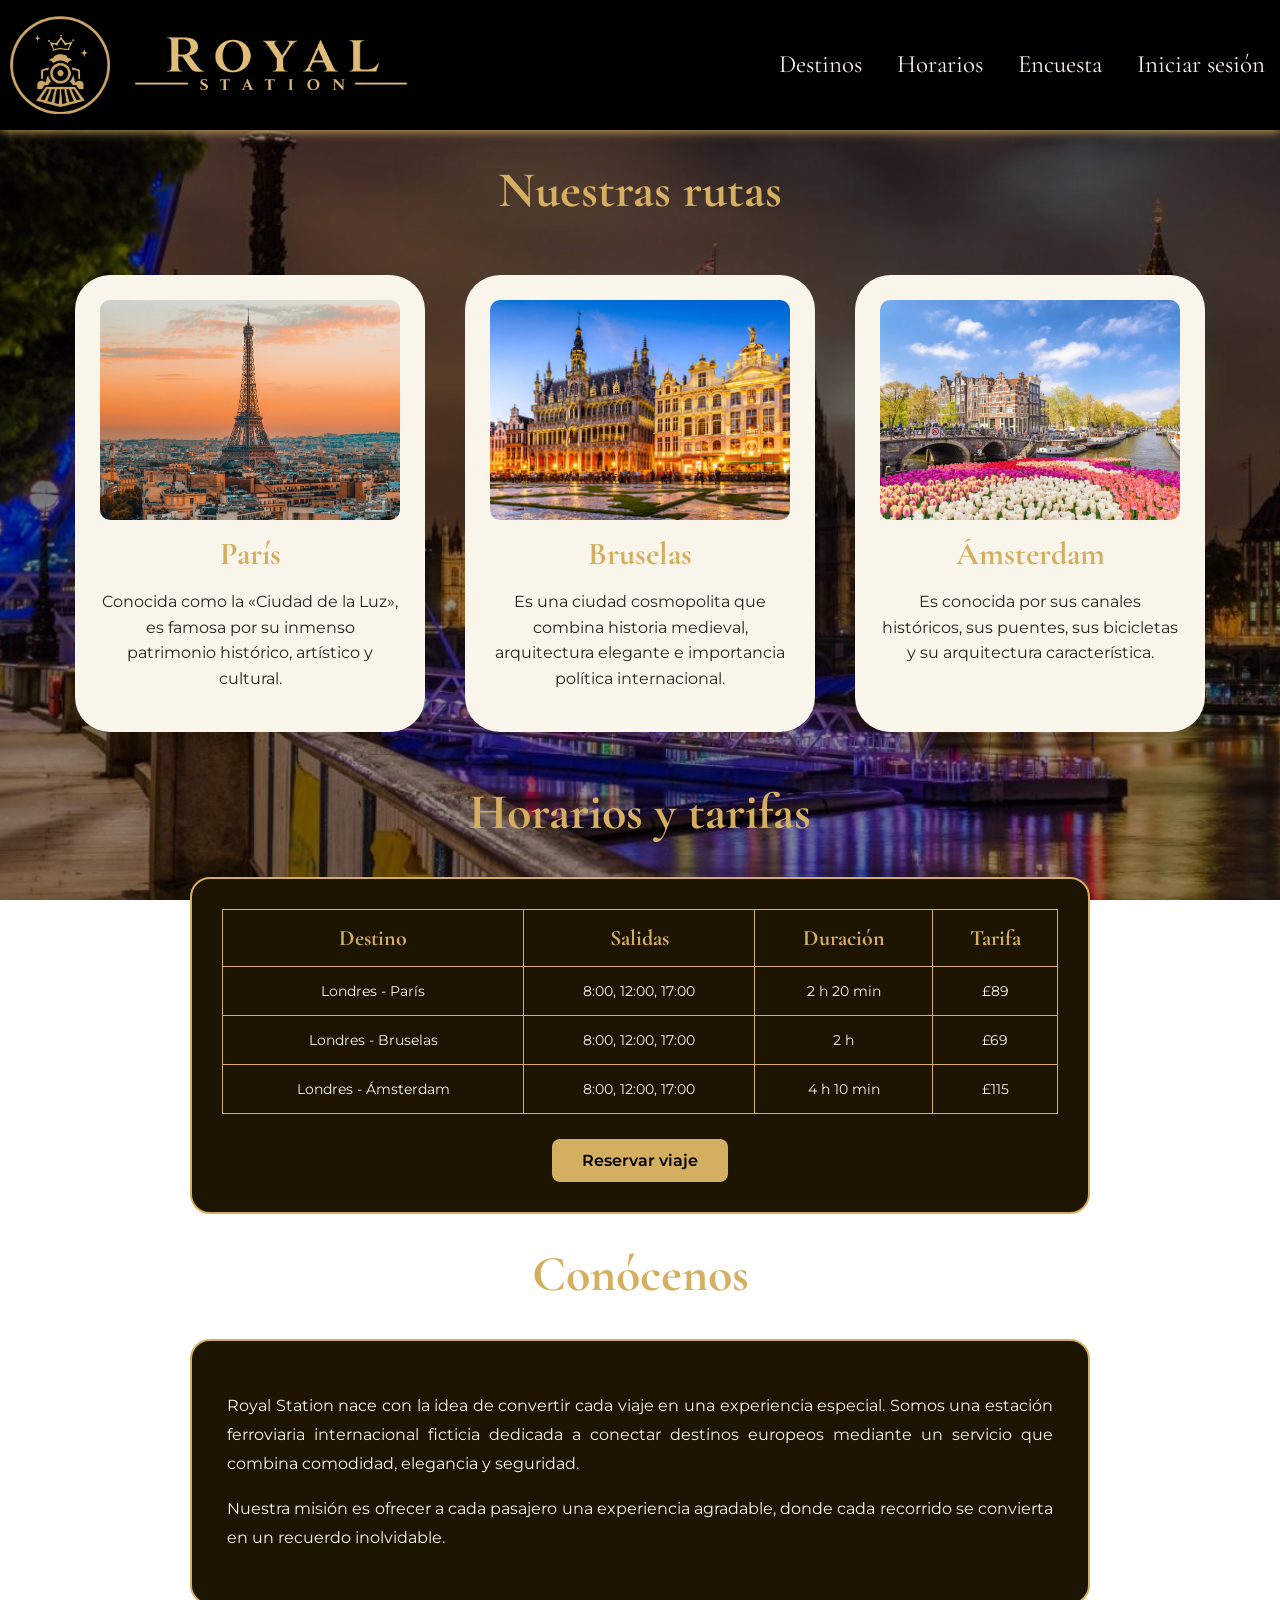
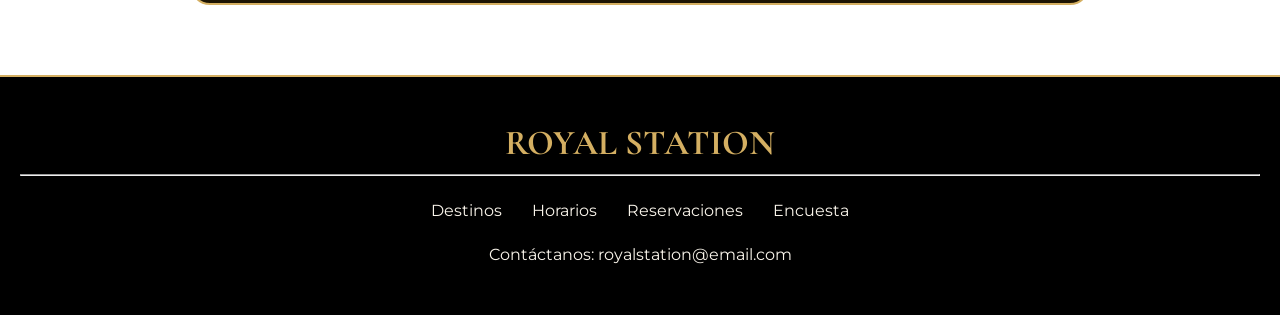
<file: public_html/index.html>
<!DOCTYPE html>
<html lang="es">
<head>
    <meta charset="UTF-8">
    <meta name="viewport" content="width=device-width, initial-scale=1.0">
    <title>Royal Station</title>
    <link rel="stylesheet" href="Estilo.css">
    <link rel="preconnect" href="https://fonts.googleapis.com">
    <link rel="preconnect" href="https://fonts.gstatic.com" crossorigin>
    <link href="https://fonts.googleapis.com/css2?family=Cormorant+Garamond:wght@400;500;600;700&family=Montserrat:wght@400;500;600&display=swap" rel="stylesheet">
</head>

<body>
    <header class="header">

        <div class="logo">
            <img src="Img/LogoImg.png" alt="Emblema Royal Station" width="100">
            <img src="Img/Logo.png" alt="Royal Station" width="300">
        </div>

        <nav class="menu">
            <a href="#rutas"> Destinos </a>
            <a href="#horarios"> Horarios </a>
            <a href="Encuesta.html"> Encuesta </a>
            <a href="Login.html"> Iniciar sesión </a>
        </nav>

    </header>


    <main>
        <section id="rutas">
            <h1>Nuestras rutas</h1>
            <div class="contenedor-rutas">
                <article class="ruta">
                    <img src="Img/Paris.jpg" class="ImgRuta" alt="Torre Eiffel en París">
                    <h2>París</h2>
                    <p>
                        Conocida como la «Ciudad de la Luz», es famosa
                        por su inmenso patrimonio histórico, artístico
                        y cultural.
                    </p>
                </article>
                
                <article class="ruta">
                    <img src="Img/Bruselas.jpg" class="ImgRuta" alt="Plaza de Bruselas">
                    <h2>Bruselas</h2>
                    <p>
                        Es una ciudad cosmopolita que combina historia
                        medieval, arquitectura elegante e importancia
                        política internacional.
                    </p>
                </article>


                <article class="ruta">
                    <img src="Img/Amsterdam.jpg" class="ImgRuta" alt="Canales de Ámsterdam">
                    <h2>Ámsterdam</h2>
                    <p>
                        Es conocida por sus canales históricos,
                        sus puentes, sus bicicletas y su arquitectura
                        característica.
                    </p>
                </article>
            </div>
        </section>


        <section id="horarios">
            <h1>Horarios y tarifas</h1>
            <div class="Tabla">
                <table class="Info">
                    <tr>
                        <th>Destino</th>
                        <th>Salidas</th>
                        <th>Duración</th>
                        <th>Tarifa</th>
                    </tr>
                    <tr>
                        <td>Londres - París</td>
                        <td>8:00, 12:00, 17:00</td>
                        <td>2 h 20 min</td>
                        <td>£89</td>
                    </tr>
                    <tr>
                        <td>Londres - Bruselas</td>
                        <td>8:00, 12:00, 17:00</td>
                        <td>2 h</td>
                        <td>£69</td>
                    </tr>
                    <tr>
                        <td>Londres - Ámsterdam</td>
                        <td>8:00, 12:00, 17:00</td>
                        <td>4 h 10 min</td>
                        <td>£115</td>
                    </tr>
                </table>
                <a href="Registro.html" class="boton">Reservar viaje</a>
            </div>
        </section>

        <section id="conocenos">
            <h1>Conócenos</h1>
            <div class="Us">
                <p>
                    Royal Station nace con la idea de convertir cada
                    viaje en una experiencia especial. Somos una estación
                    ferroviaria internacional ficticia dedicada a
                    conectar destinos europeos mediante un servicio
                    que combina comodidad, elegancia y seguridad.
                </p>
                <p>
                    Nuestra misión es ofrecer a cada pasajero una
                    experiencia agradable, donde cada recorrido se
                    convierta en un recuerdo inolvidable.
                </p>
            </div>
        </section>
    </main>


    <footer class="Foot">
        <h2>ROYAL STATION</h2>
        <hr>
        <div class="enlaces-footer">
            <a href="#rutas">Destinos</a>
            <a href="#horarios">Horarios</a>
            <a href="Registro.html">Reservaciones</a>
            <a href="Encuesta.html">Encuesta</a>
        </div>

        <p> Contáctanos: royalstation@email.com </p>

    </footer>

</body>
</html>
</file>
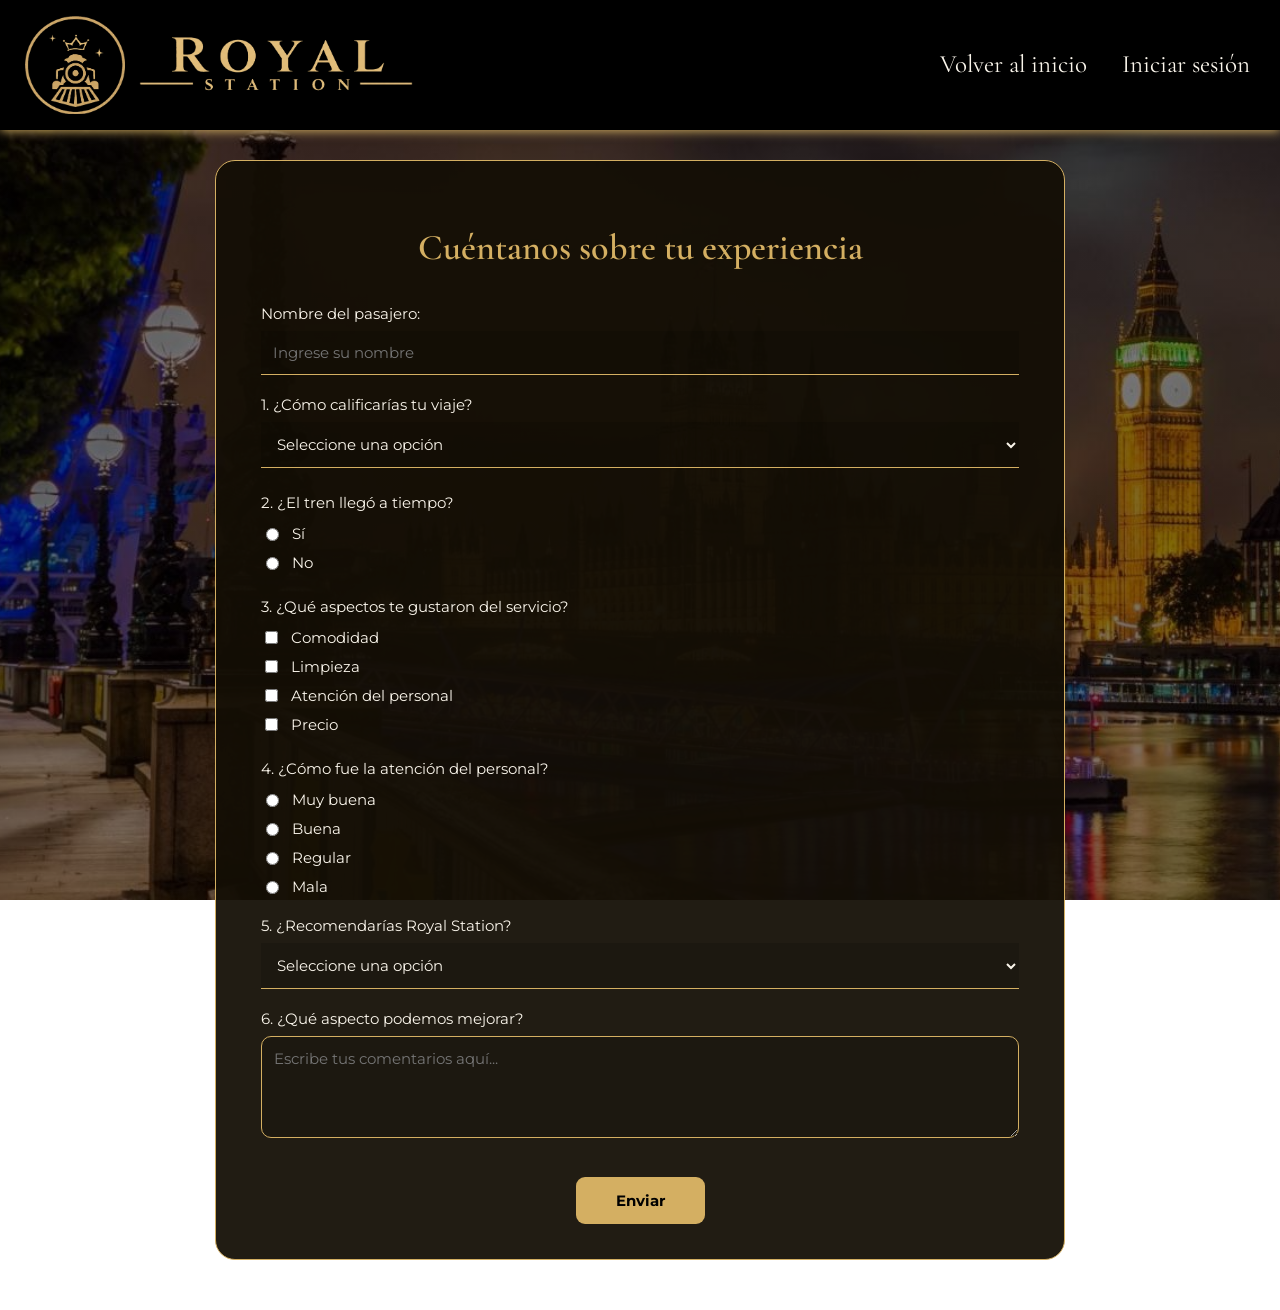
<file: public_html/Encuesta.html>
<!DOCTYPE html>
<html lang="es">
<head>
    <meta charset="UTF-8">
    <meta name="viewport" content="width=device-width, initial-scale=1.0">

    <title>Encuesta - Royal Station</title>

    <link rel="stylesheet" href="Encuesta.css">

    <link rel="preconnect" href="https://fonts.googleapis.com">
    <link rel="preconnect" href="https://fonts.gstatic.com" crossorigin>

    <link href="https://fonts.googleapis.com/css2?family=Cormorant+Garamond:wght@400;500;600;700&family=Montserrat:wght@400;500;600&display=swap" rel="stylesheet">
</head>

<body>

    <header class="header">

        <div class="logo">
            <img src="Img/LogoImg.png" alt="Logo" width="100">
            <img src="Img/Logo.png" alt="Royal Station" width="300">
        </div>

        <nav class="menu">
            <a href="index.html">Volver al inicio</a>
            <a href="Login.html">Iniciar sesión</a>
        </nav>

    </header>

    <main class="Contenedor">

        <h2>Cuéntanos sobre tu experiencia</h2>

        <form class="Formulario" id="formEncuesta"
              action="GuardarEncuesta.php" method="POST">

            <label for="nombre">Nombre del pasajero:</label>

            <input type="text" id="nombre" name="nombre"
                   placeholder="Ingrese su nombre" required>

            <label for="calificacion">
                1. ¿Cómo calificarías tu viaje?
            </label>

            <select id="calificacion" name="calificacion" required>
                <option value="">Seleccione una opción</option>
                <option value="Excelente">Excelente</option>
                <option value="Bueno">Bueno</option>
                <option value="Regular">Regular</option>
                <option value="Malo">Malo</option>
            </select>

            <p>2. ¿El tren llegó a tiempo?</p>

            <div class="opcion">
                <input type="radio" id="si" name="puntualidad" value="Si" required>
                <label for="si">Sí</label>
            </div>

            <div class="opcion">
                <input type="radio" id="no" name="puntualidad" value="No">
                <label for="no">No</label>
            </div>

            <p>3. ¿Qué aspectos te gustaron del servicio?</p>

            <div class="opcion">
                <input type="checkbox" id="comodidad" name="aspectos[]" value="Comodidad">
                <label for="comodidad">Comodidad</label>
            </div>

            <div class="opcion">
                <input type="checkbox" id="limpieza" name="aspectos[]" value="Limpieza">
                <label for="limpieza">Limpieza</label>
            </div>

            <div class="opcion">
                <input type="checkbox" id="atencion" name="aspectos[]" value="Atencion">
                <label for="atencion">Atención del personal</label>
            </div>

            <div class="opcion">
                <input type="checkbox" id="precio" name="aspectos[]" value="Precio">
                <label for="precio">Precio</label>
            </div>

            <p>4. ¿Cómo fue la atención del personal?</p>

            <div class="opcion">
                <input type="radio" id="muybuena" name="atencion_personal" value="Muy buena" required>
                <label for="muybuena">Muy buena</label>
            </div>

            <div class="opcion">
                <input type="radio" id="buena" name="atencion_personal" value="Buena">
                <label for="buena">Buena</label>
            </div>

            <div class="opcion">
                <input type="radio" id="regular" name="atencion_personal" value="Regular">
                <label for="regular">Regular</label>
            </div>

            <div class="opcion">
                <input type="radio" id="mala" name="atencion_personal" value="Mala">
                <label for="mala">Mala</label>
            </div>

            <label for="recomendacion">
                5. ¿Recomendarías Royal Station?
            </label>

            <select id="recomendacion" name="recomendacion" required>
                <option value="">Seleccione una opción</option>
                <option value="Definitivamente">Definitivamente</option>
                <option value="Tal vez">Tal vez</option>
                <option value="No">No</option>
            </select>

            <label for="comentario">
                6. ¿Qué aspecto podemos mejorar?
            </label>

            <textarea id="comentario" name="comentario"
                      rows="4"
                      placeholder="Escribe tus comentarios aquí..."></textarea>

            <button type="submit" class="Boton">
                Enviar
            </button>

        </form>

    </main>

    <!-- VENTANA DE AGRADECIMIENTO -->

    <div id="ventanaGracias" class="modal" hidden>

        <div class="modal-contenido">

            <h2>✦ ¡Gracias por tu opinión! ✦</h2>

            <p>
                Tu experiencia es importante para nosotros.
                En Royal Station trabajamos para ofrecerte
                siempre el mejor viaje.
            </p>

            <button type="button" id="cerrarModal">
                Aceptar
            </button>

        </div>

    </div>

    <script src="Encuesta.js"></script>

</body>
</html>
</file>
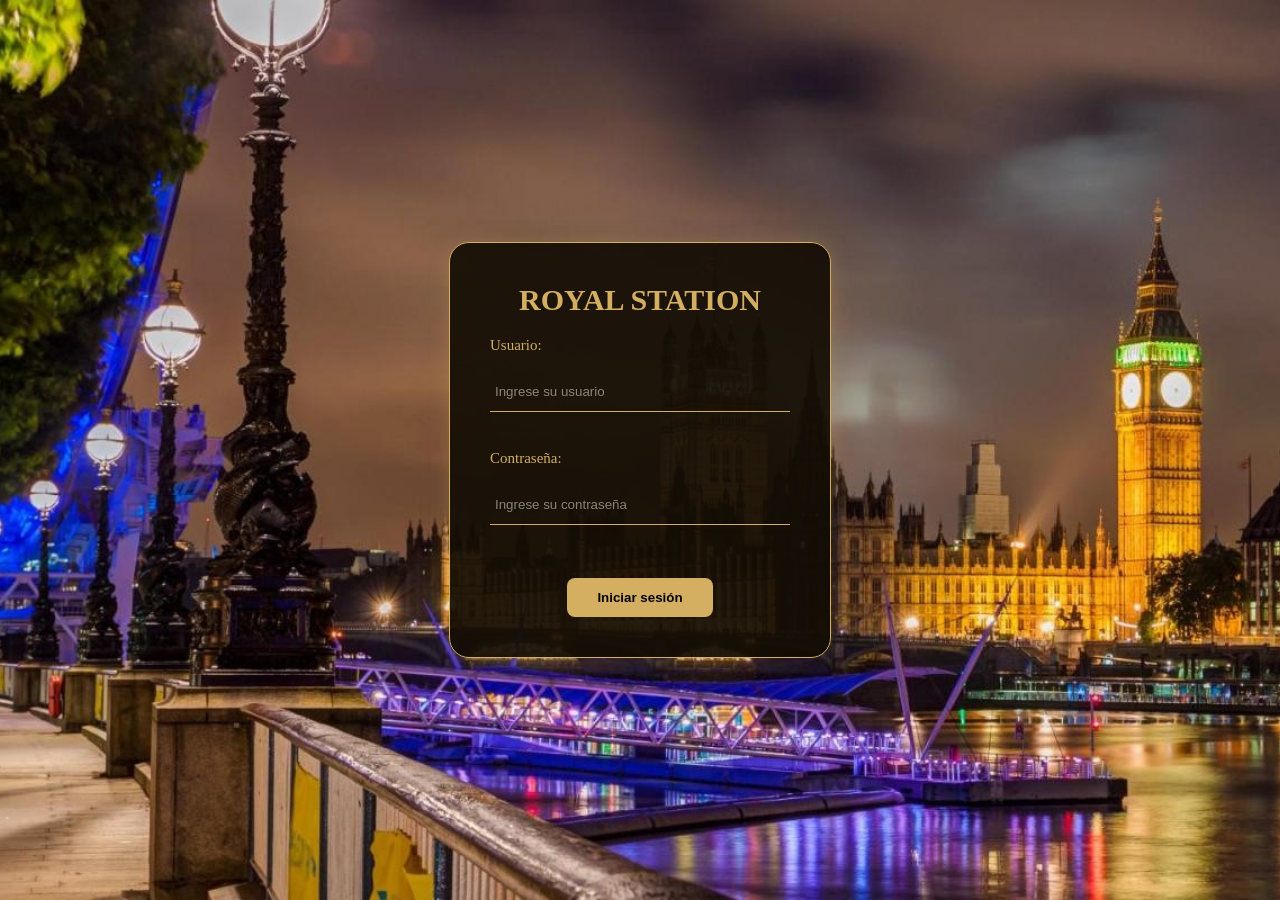
<file: public_html/Login.html>
<!DOCTYPE html>

<html>
    <head>
        <link rel="stylesheet" href="Login.css">
        <link rel="preconnect" href="https://fonts.googleapis.com">
        <link rel="preconnect" href="https://fonts.gstatic.com" crossorigin>
        <link href="https://fonts.googleapis.com/css2?family=Quicksand:wght@300..700&display=swap" rel="stylesheet"> 
        <title> Royal Station </title>
        <meta charset="UTF-8">
        <meta name="viewport" content="width=device-width, initial-scale=1.0">
    </head>
    
    <body>
        <div class="Login">
            <h1> ROYAL STATION </h1>
            <form onsubmit="InicioSesion (); return false;">
                <label for="TxtUsuario"> Usuario: </label>
                <br>
                <input type="text" id="TxtUsuario" name="Usuario" placeholder="Ingrese su usuario">
                <br><br>

                <label for="TxtContra"> Contraseña: </label>
                <br>
                <input type="password" id="TxtContra" name="Contra" placeholder="Ingrese su contraseña">
                <br><br>

                <button type="submit"> Iniciar sesión </button>

            </form>
        </div>
        <script src="Login.js"></script>
    </body>
</html>
</file>
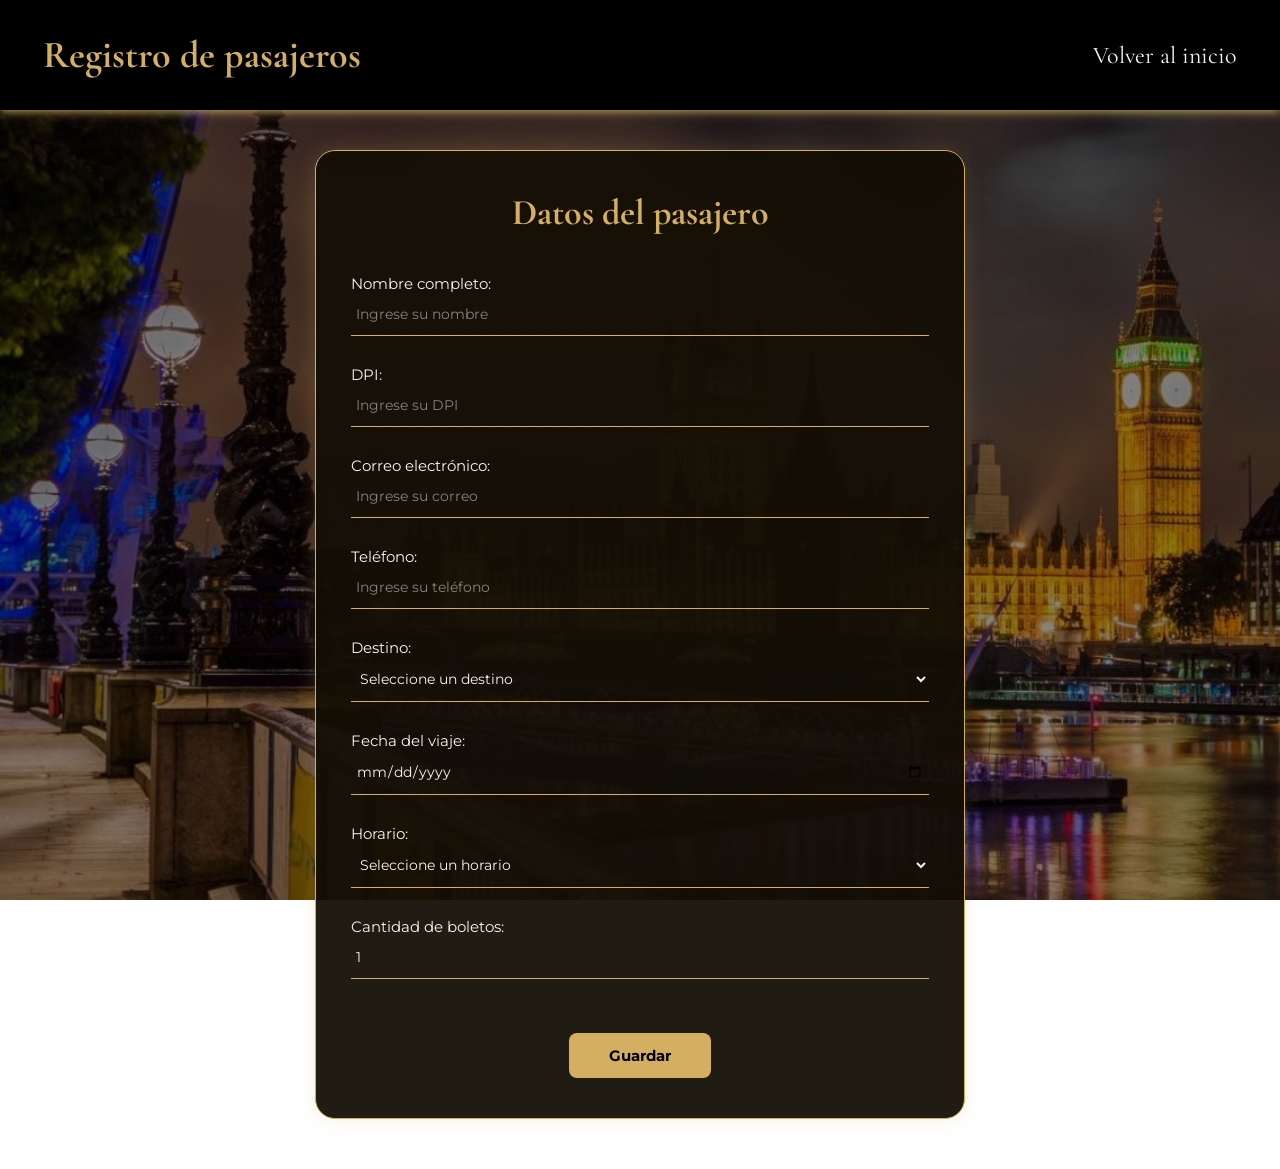
<file: public_html/Registro.html>
<!DOCTYPE html>
<html>
<head>
    <meta charset="UTF-8">
    <meta name="viewport" content="width=device-width, initial-scale=1.0">

    <link rel="stylesheet" href="Registro.css">

    <link rel="preconnect" href="https://fonts.googleapis.com">
    <link rel="preconnect" href="https://fonts.gstatic.com" crossorigin>
    <link href="https://fonts.googleapis.com/css2?family=Cormorant+Garamond:wght@400;500;600;700&family=Montserrat:wght@400;500;600&display=swap" rel="stylesheet">

    <title>Registro de pasajeros</title>
</head>

<body>

    <header>
        <table>
            <tr>
                <td><h1>Registro de pasajeros</h1></td>
                <td><a href="index.html">Volver al inicio</a></td>
            </tr>
        </table>
    </header>

    <main>
        <h2>Datos del pasajero</h2>

        <form id="registroForm">

            <label for="TxtNom">Nombre completo:</label>
            <br>
            <input type="text" id="TxtNom" name="nombre" placeholder="Ingrese su nombre" required>
            <br><br>

            <label for="TxtDpi">DPI:</label>
            <br>
            <input type="text" id="TxtDpi" name="dpi" placeholder="Ingrese su DPI" required>
            <br><br>

            <label for="TxtCorreo">Correo electrónico:</label>
            <br>
            <input type="email" id="TxtCorreo" name="correo" placeholder="Ingrese su correo" required>
            <br><br>

            <label for="TxtTel">Teléfono:</label>
            <br>
            <input type="tel" id="TxtTel" name="telefono" placeholder="Ingrese su teléfono" required>
            <br><br>

            <label for="destino">Destino:</label>
            <br>
            <select id="destino" name="destino" required>
                <option value="">Seleccione un destino</option>
                <option value="89">Londres - París</option>
                <option value="69">Londres - Bruselas</option>
                <option value="115">Londres - Ámsterdam</option>
            </select>
            <br><br>

            <label for="Fecha">Fecha del viaje:</label>
            <br>
            <input type="date" id="Fecha" name="fecha" required>
            <br><br>

            <label for="Horario">Horario:</label>
            <br>
            <select id="Horario" name="horario" required>
                <option value="">Seleccione un horario</option>
                <option value="08:00">08:00 AM</option>
                <option value="12:00">12:00 PM</option>
                <option value="16:00">04:00 PM</option>
            </select>
            <br><br>

            <label for="cantidad">Cantidad de boletos:</label>
            <br>
            <input type="number" id="cantidad" min="1" value="1" required>
            <br><br>

            <button type="submit">Guardar</button>

        </form>
    </main>

    <!-- VENTANA DEL BOLETO -->
    <div id="boleto">

        <div class="contenido-boleto">

            <h2>ROYAL STATION</h2>
            <h3>BOLETO DIGITAL</h3>

            <hr>

            <p id="datoNombre"></p>
            <p id="datoDpi"></p>
            <p id="datoCorreo"></p>
            <p id="datoTelefono"></p>
            <p id="datoDestino"></p>
            <p id="datoFecha"></p>
            <p id="datoHorario"></p>
            <p id="datoCantidad"></p>

            <h2 id="total"></h2>

            <button type="button" onclick="cerrarBoleto()">
                Cerrar boleto
            </button>

        </div>

    </div>

    <script src="Registro.js"></script>

</body>
</html>
</file>
<file: public_html/Estilo.css>
* {
    box-sizing: border-box;
}

html {
    scroll-behavior: smooth;
    scroll-padding-top: 150px;
}

/* GENERAL MAIN */

.header{
    width: 100%;
    height: 110px;
    background: black;
    position: fixed;
    top: 0;
    left: 0;
    box-shadow: 0px 1px 10px rgb(212, 175, 98);
    justify-content: space-between;
    align-items: center;
    padding: 10px;
    z-index: 10;
    
    min-height: 130px;
    display: flex;
}


body{
    font-family: "Montserrat", sans-serif;
    margin: 0;
    margin-top: 140px;
    background-image: url('Img/Fondo.jpg');
    background-size: cover;
    background-position: center;
    background-repeat: no-repeat;
    background-attachment: fixed;
    align-items: center;
}

body::before {
    content: "";
    position: fixed;
    top: 0;
    left: 0;
    width: 100%;
    height: 100%;

    background: rgba(0, 0, 0, 0.4);

    z-index: -1;
}

.logo{
    float: left;
    display: flex;
    align-items: center;
    
    gap: 10px;
}

/* MENÚ */

.menu {
    display: flex;
    align-items: center;
    gap: 25px;
}

.menu a {
    font-family: "Cormorant Garamond", serif;
    color: rgb(250, 245, 235);
    text-decoration: none;
    font-size: 25px;
    padding: 15px 5px;
    border-bottom: 3px solid transparent;
    transition: 0.4s;
}

.menu a:hover{
    color: rgb(212, 175, 98);
    border-bottom: 4px solid rgb(212, 175, 98);
}


/* TÍTULOS */

h1 {
    font-family: "Cormorant Garamond", serif;
    font-size: 50px;
    color: rgb(212, 175, 98);
    text-align: center;

    margin-top: 10px;
    margin-bottom: 35px;
}

h2 {
    font-family: "Cormorant Garamond", serif;
    font-size: 32px;
    color: rgb(212, 175, 98);
    text-align: center;
    margin: 10px;
}

/* TABLA */

#horarios {
    padding: 20px;
}

.Tabla {
    max-width: 900px;
    width: 90%;

    margin: 0 auto;

    background: #1D1402;
    border: 2px solid rgb(212, 175, 98);
    border-radius: 20px;

    padding: 30px;
    text-align: center;
}

.Info {
    width: 100%;
    border-collapse: collapse;
}

th {
    font-family: "Cormorant Garamond", serif;
    font-size: 22px;
    color: rgb(212, 175, 98);
}

td {
    font-family: "Montserrat", sans-serif;
    font-size: 14px;
    color: rgb(250, 245, 235);
}

th, td {
    border: 1px solid rgb(212, 175, 98);
    padding: 15px 10px;
}

/* RUTAS */

#rutas {
    padding-top: 10px;
}

.contenedor-rutas {
    display: flex;
    justify-content: center;
    flex-wrap: wrap;
    gap: 40px;

    padding: 20px;
}

.ruta {
    width: 350px;
    min-height: 420px;

    background: rgb(250, 245, 235);

    border-radius: 35px;
    padding: 25px;

    text-align: center;
}

.ImgRuta {
    width: 100%;
    height: 220px;

    object-fit: cover;

    border-radius: 10px;
}

.ruta p {
    font-size: 16px;
    line-height: 1.6;
    color: #28231D;
}


/* BOTÓN */

.boton {
    display: inline-block;

    margin-top: 25px;
    padding: 12px 30px;

    background: rgb(212, 175, 98);
    color: black;

    text-decoration: none;
    border-radius: 8px;

    font-weight: 600;
    transition: 0.3s;
}

.boton:hover {
    background: rgb(250, 245, 235);
}


/* CONÓCENOS */

.Us {
    max-width: 900px;
    width: 90%;

    margin: 0 auto 70px;

    background: #1D1402;
    border: 2px solid rgb(212, 175, 98);

    border-radius: 20px;
    padding: 35px;

    text-align: justify;
    color: rgb(250, 245, 235);

    line-height: 1.8;
}


/* PIE DE PÁGINA */

.Foot {
    background: black;
    color: rgb(250, 245, 235);

    text-align: center;
    padding: 35px 20px;

    border-top: 2px solid rgb(212, 175, 98);
}

.Foot h2 {
    font-size: 35px;
}

.enlaces-footer {
    display: flex;
    justify-content: center;
    flex-wrap: wrap;
    gap: 30px;

    margin: 25px 0;
}

.enlaces-footer a {
    color: rgb(250, 245, 235);
    text-decoration: none;
}

.enlaces-footer a:hover {
    color: rgb(212, 175, 98);
}




/* TELEFONO */

@media (max-width: 900px) {

    .header {
        height: auto;
        flex-direction: column;
        gap: 10px;
    }

    .logo img:first-child {
        width: 65px;
    }

    .logo img:last-child {
        width: 190px;
    }

    .menu {
        flex-wrap: wrap;
        justify-content: center;
        gap: 10px;
    }

    .menu a {
        font-size: 19px;
    }

    .contenedor-rutas {
        flex-direction: column;
        align-items: center;
    }

    .ruta {
        max-width: 100%;
    }

    .Tabla {
        overflow-x: auto;
    }

    .Info {
        min-width: 550px;
    }
}
</file>
<file: public_html/Encuesta.css>
* {
    box-sizing: border-box;
}

body {
    margin: 0;
    padding-top: 140px;
    font-family: "Montserrat", sans-serif;

    background-image:
        linear-gradient(rgba(0,0,0,0.5), rgba(0,0,0,0.5)),
        url("Img/Fondo.jpg");

    background-size: cover;
    background-position: center;
    background-attachment: fixed;
}

/* ENCABEZADO */

.header {
    width: 100%;
    min-height: 130px;

    background: black;

    position: fixed;
    top: 0;
    left: 0;

    display: flex;
    justify-content: space-between;
    align-items: center;

    padding: 10px 25px;

    box-shadow: 0 1px 10px rgb(212,175,98);

    z-index: 100;
}

.logo {
    display: flex;
    align-items: center;
}

.logo img {
    max-width: 100%;
    height: auto;
}

.menu {
    display: flex;
    align-items: center;
    gap: 25px;
}

.menu a {
    font-family: "Cormorant Garamond", serif;
    color: rgb(250,245,235);

    text-decoration: none;
    font-size: 25px;

    padding: 15px 5px;
    border-bottom: 3px solid transparent;
}

.menu a:hover {
    color: rgb(212,175,98);
    border-bottom: 3px solid rgb(212,175,98);
}

/* FORMULARIO */

.Contenedor {
    width: 90%;
    max-width: 850px;

    margin: 20px auto 50px;
    padding: 35px 45px;

    background: rgba(20,14,5,0.94);

    border: 1px solid rgb(212,175,98);
    border-radius: 20px;
}

.Contenedor h2 {
    font-family: "Cormorant Garamond", serif;

    font-size: 36px;
    font-weight: 600;

    color: rgb(212,175,98);
    text-align: center;

    margin-bottom: 35px;
}

/* PREGUNTAS Y ETIQUETAS */

.Formulario label,
.Formulario p {
    color: rgb(250,245,235);
    font-family: "Montserrat", sans-serif;
    font-size: 15px;
}

.Formulario > label {
    display: block;
    margin-top: 20px;
    margin-bottom: 8px;
}

.Formulario p {
    margin-top: 25px;
    margin-bottom: 12px;
}

/* CAMPOS */

.Formulario input[type="text"],
.Formulario select,
.Formulario textarea {
    width: 100%;
    padding: 12px;

    background: rgba(0,0,0,0.15);

    border: none;
    border-bottom: 1px solid rgb(212,175,98);

    color: rgb(250,245,235);

    font-family: "Montserrat", sans-serif;
    font-size: 15px;

    outline: none;
}

.Formulario select option {
    background: #1D1402;
    color: white;
}

.Formulario textarea {
    border: 1px solid rgb(212,175,98);
    border-radius: 10px;

    resize: vertical;
}

.Formulario input:focus,
.Formulario select:focus,
.Formulario textarea:focus {
    border-color: white;
}

/* RADIO Y CHECKBOX */

.opcion {
    display: flex;
    align-items: center;
    gap: 10px;

    margin: 10px 0;
}

.opcion label {
    margin: 0;
}

.Formulario input[type="radio"],
.Formulario input[type="checkbox"] {
    accent-color: rgb(212,175,98);
    cursor: pointer;
}

/* BOTÓN ENVIAR */

.Boton {
    display: block;

    margin: 35px auto 0;
    padding: 14px 40px;

    background: rgb(212,175,98);
    color: black;

    border: none;
    border-radius: 9px;

    font-family: "Montserrat", sans-serif;
    font-size: 15px;
    font-weight: bold;

    cursor: pointer;
    transition: 0.3s;
}

.Boton:hover {
    background: rgb(250,245,235);
    transform: scale(1.04);
}

/* ==========================================
   VENTANA EMERGENTE (MODAL) CENTRADA Y BONITA
   ========================================== */
.modal {
    position: fixed;
    top: 0;
    left: 0;
    width: 100vw;
    height: 100vh;
    background: rgba(0, 0, 0, 0.85);
    display: flex;
    justify-content: center;
    align-items: center;
    z-index: 9999;
}

.modal[hidden] {
    display: none !important;
}

/* CONTENIDO DE LA VENTANA */
.modal-contenido {
    background: #1D1402;
    width: 90%;
    max-width: 450px;
    padding: 35px;
    border: 2px solid rgb(212, 175, 98);
    border-radius: 18px;
    text-align: center;
    box-shadow: 0 0 30px rgba(212, 175, 98, 0.4);
}

.modal-contenido h2 {
    font-family: "Cormorant Garamond", serif;
    color: rgb(212, 175, 98);
    font-size: 30px;
    font-weight: 600;
    margin-top: 0;
    margin-bottom: 15px;
}

.modal-contenido p {
    font-family: "Montserrat", sans-serif;
    color: rgb(250, 245, 235);
    font-size: 15px;
    line-height: 1.6;
    margin-bottom: 25px;
}

#cerrarModal {
    display: inline-block;
    padding: 12px 35px;
    background: rgb(212, 175, 98);
    color: black;
    border: none;
    border-radius: 9px;
    font-family: "Montserrat", sans-serif;
    font-size: 15px;
    font-weight: bold;
    cursor: pointer;
    transition: 0.3s;
}

#cerrarModal:hover {
    background: rgb(250, 245, 235);
    transform: scale(1.05);
}



/* ADAPTACIÓN A CELULARES */

@media (max-width: 650px) {

    body {
        padding-top: 120px;
    }

    .header {
        min-height: 110px;
        padding: 10px;
    }

    .logo img:first-child {
        width: 55px;
    }

    .logo img:last-child {
        width: 150px;
    }

    .menu {
        gap: 10px;
    }

    .menu a {
        font-size: 17px;
    }

    .Contenedor {
        padding: 25px 20px;
    }

    .Contenedor h2 {
        font-size: 29px;
    }

    .modal-contenido {
        padding: 25px;
    }
}
</file>
<file: public_html/Login.css>
body {
    margin: 0;
    min-height: 100vh;

    background-image: url('Img/Fondo.jpg');
    background-size: cover;
    background-position: center;
    background-repeat: no-repeat;
    background-attachment: fixed;

    display: flex;
    justify-content: center;
    align-items: center;
}

.Login {
    margin: 0;
}

/* CUADRO DE LOGIN */

.Login {
    width: 300px;
    background: rgba(20, 14, 5, 0.92);

    border: 1px solid rgb(212, 175, 98);
    border-radius: 20px;

    padding: 40px;

    margin: 100px auto;

    text-align: center;

    box-shadow: 0 0 20px rgba(212, 175, 98, 0.25);
}

.Login h1 {
    font-family: "Cormorant Garamond", serif;
    color: rgb(212, 175, 98);
    font-size: 30px;
    margin: 0;
}



.Login label {
    display: block;
    text-align: left;

    color: rgb(212, 175, 98);
    font-size: 15px;

    margin-top: 20px;
}

.Login input {
    width: 100%;

    background: transparent;

    border: none;
    border-bottom: 1px solid rgb(212, 175, 98);

    outline: none;

    padding: 12px 5px;

    color: rgb(250, 245, 235);
    font-family: "Montserrat", sans-serif;

    box-sizing: border-box;
}

.Login input:focus {
    border-bottom: 2px solid rgb(250, 245, 235);
}

.Login input::placeholder {
    color: rgba(250, 245, 235, 0.5);
}

.Login button {
    margin-top: 35px;

    padding: 12px 30px;

    background: rgb(212, 175, 98);
    color: black;

    border: none;
    border-radius: 8px;

    font-family: "Montserrat", sans-serif;
    font-weight: bold;

    cursor: pointer;
    transition: 0.3s;
}

.Login button:hover {
    background: rgb(250, 245, 235);
}
</file>
<file: public_html/Registro.css>
/* CONFIGURACIÓN GENERAL */

* {
    box-sizing: border-box;
}

body {
    margin: 0;
    font-family: "Montserrat", sans-serif;

    background-image:
        linear-gradient(rgba(0,0,0,0.45), rgba(0,0,0,0.45)),
        url('Img/Fondo.jpg');

    background-size: cover;
    background-position: center;
    background-repeat: no-repeat;
    background-attachment: fixed;
}


/* ENCABEZADO */

header {
    width: 100%;
    min-height: 110px;
    background: black;

    position: fixed;
    top: 0;
    left: 0;

    box-shadow: 0px 1px 10px rgb(212,175,98);
    z-index: 10;
}

header table {
    width: 100%;
    height: 110px;
    padding: 0 40px;
}

header td:first-child {
    text-align: left;
}

header td:last-child {
    text-align: right;
}

header h1 {
    font-family: "Cormorant Garamond", serif;
    font-size: 38px;
    color: rgb(212,175,98);
}

header a {
    font-family: "Cormorant Garamond", serif;
    font-size: 24px;
    color: rgb(250,245,235);
    text-decoration: none;
    transition: 0.3s;
}

header a:hover {
    color: rgb(212,175,98);
}


/* FORMULARIO */

main {
    width: 90%;
    max-width: 650px;

    margin: 150px auto 50px;
    padding: 35px;

    background: rgba(20,14,5,0.94);

    border: 1px solid rgb(212,175,98);
    border-radius: 20px;

    box-shadow: 0 0 20px rgba(212,175,98,0.2);
}

main h2 {
    font-family: "Cormorant Garamond", serif;
    font-size: 36px;
    color: rgb(212,175,98);
    text-align: center;

    margin-top: 5px;
    margin-bottom: 30px;
}


/* ETIQUETAS */

form label {
    display: inline-block;
    color: rgb(250,245,235);
    font-size: 15px;
    margin-top: 10px;
}


/* CAMPOS */

form input,
form select {
    width: 100%;
    padding: 12px 5px;

    background: transparent;

    border: none;
    border-bottom: 1px solid rgb(212,175,98);

    outline: none;

    color: rgb(250,245,235);
    font-family: "Montserrat", sans-serif;
    font-size: 14px;
}

form input:focus,
form select:focus {
    border-bottom: 2px solid rgb(250,245,235);
}

form input::placeholder {
    color: rgba(250,245,235,0.5);
}

form select option {
    background: #1D1402;
    color: rgb(250,245,235);
}


/* BOTÓN GUARDAR */

form button {
    display: block;
    margin: 35px auto 5px;
    padding: 13px 40px;

    background: rgb(212,175,98);
    color: black;

    border: none;
    border-radius: 8px;

    font-family: "Montserrat", sans-serif;
    font-size: 15px;
    font-weight: bold;

    cursor: pointer;
    transition: 0.3s;
}

form button:hover {
    background: rgb(250,245,235);
}


/* VENTANA DEL BOLETO */

#boleto {
    position: fixed;
    inset: 0;

    background: rgba(0,0,0,0.75);

    z-index: 1000;

    display: none;
    justify-content: center;
    align-items: center;

    padding: 20px;
}

/* SOLAMENTE SE MUESTRA CUANDO TIENE LA CLASE mostrar */

#boleto.mostrar {
    display: flex;
}


/* CONTENIDO DEL BOLETO */

.contenido-boleto {
    width: 420px;
    max-width: 100%;

    padding: 30px;

    background: #1D1402;

    border: 2px solid rgb(212,175,98);
    border-radius: 15px;

    box-shadow: 0 0 25px rgba(212,175,98,0.3);

    color: rgb(250,245,235);
    text-align: center;
}

.contenido-boleto h2,
.contenido-boleto h3 {
    font-family: "Cormorant Garamond", serif;
    color: rgb(212,175,98);
}

.contenido-boleto p {
    text-align: left;
    font-size: 14px;
    margin: 12px 0;
}

.contenido-boleto hr {
    border: 1px solid rgb(212,175,98);
    margin: 20px 0;
}

.contenido-boleto button {
    margin-top: 20px;
    padding: 12px 25px;

    background: rgb(212,175,98);
    color: black;

    border: none;
    border-radius: 8px;

    font-weight: bold;
    cursor: pointer;
}

.contenido-boleto button:hover {
    background: rgb(250,245,235);
}


/* PANTALLAS PEQUEÑAS */

@media (max-width: 600px) {

    header table {
        padding: 0 12px;
    }

    header h1 {
        font-size: 25px;
    }

    header a {
        font-size: 18px;
    }

    main {
        padding: 25px 20px;
        margin-top: 130px;
    }

}
</file>
